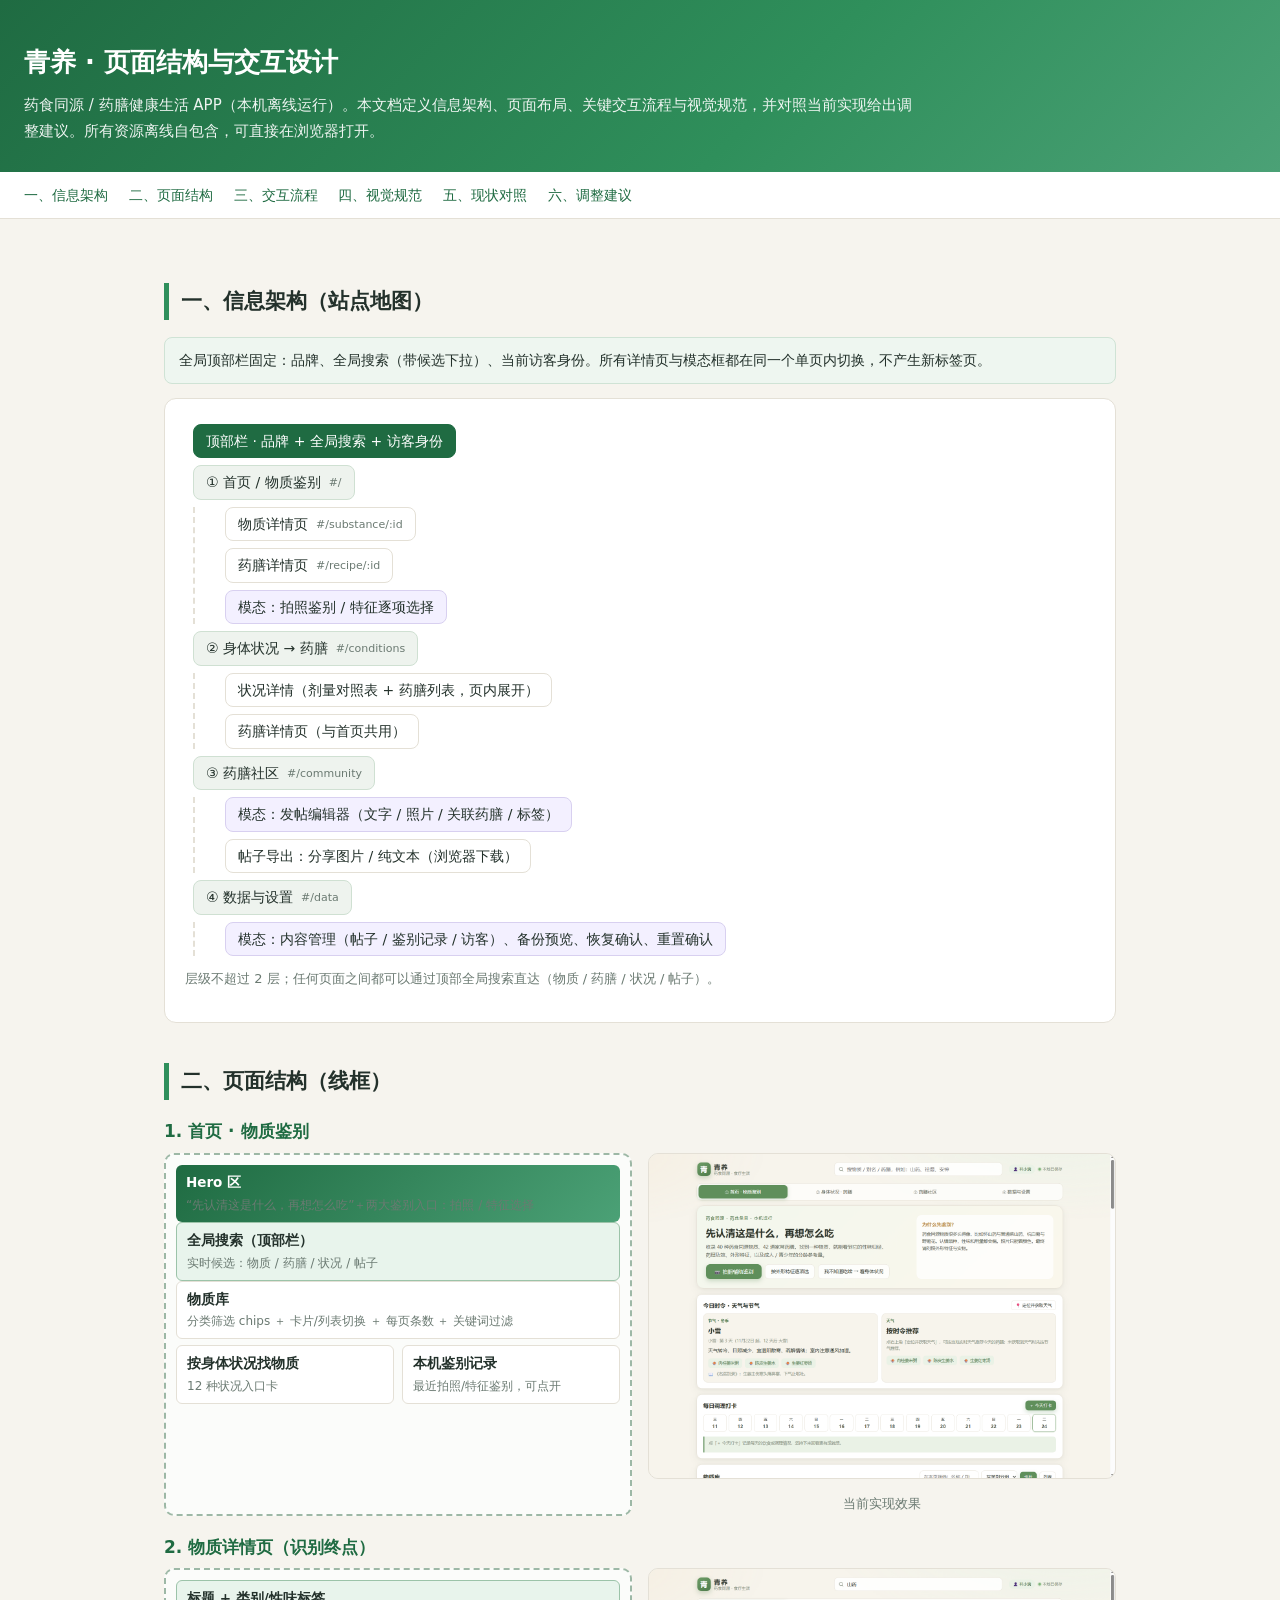
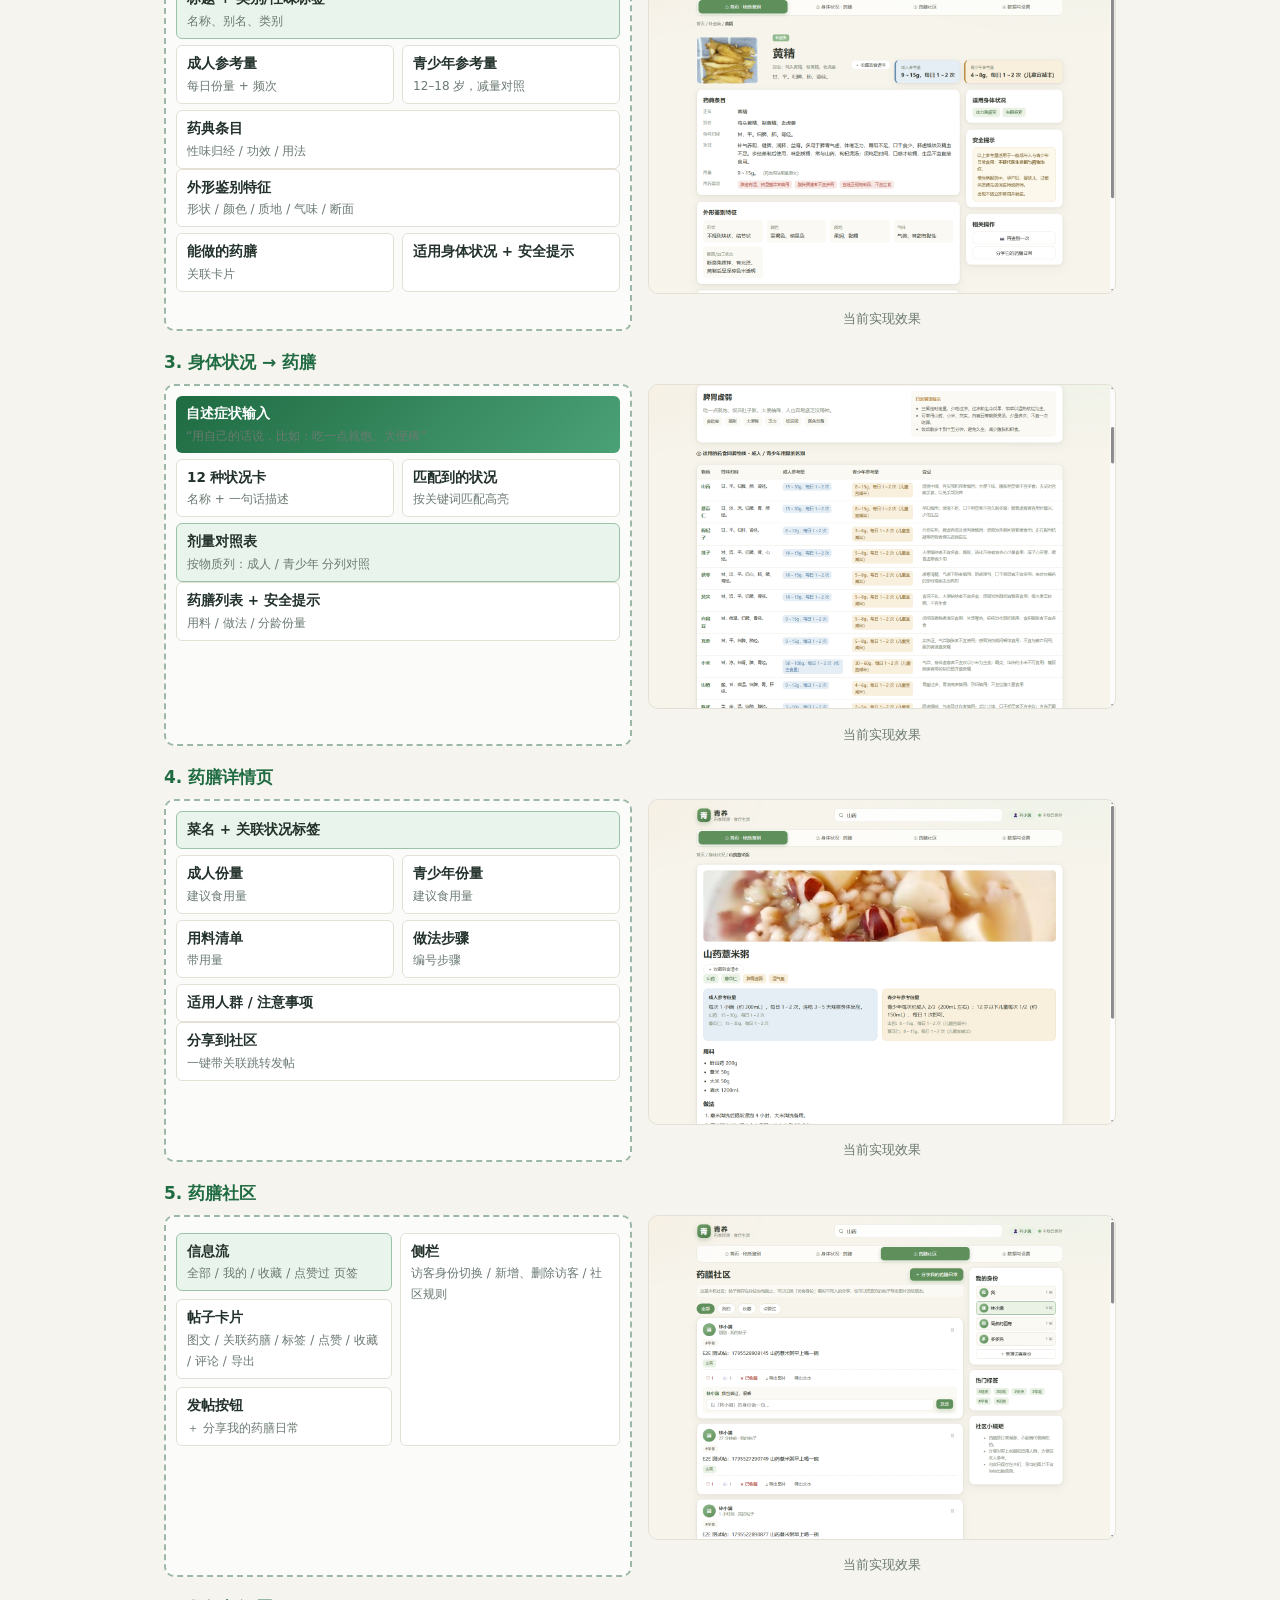
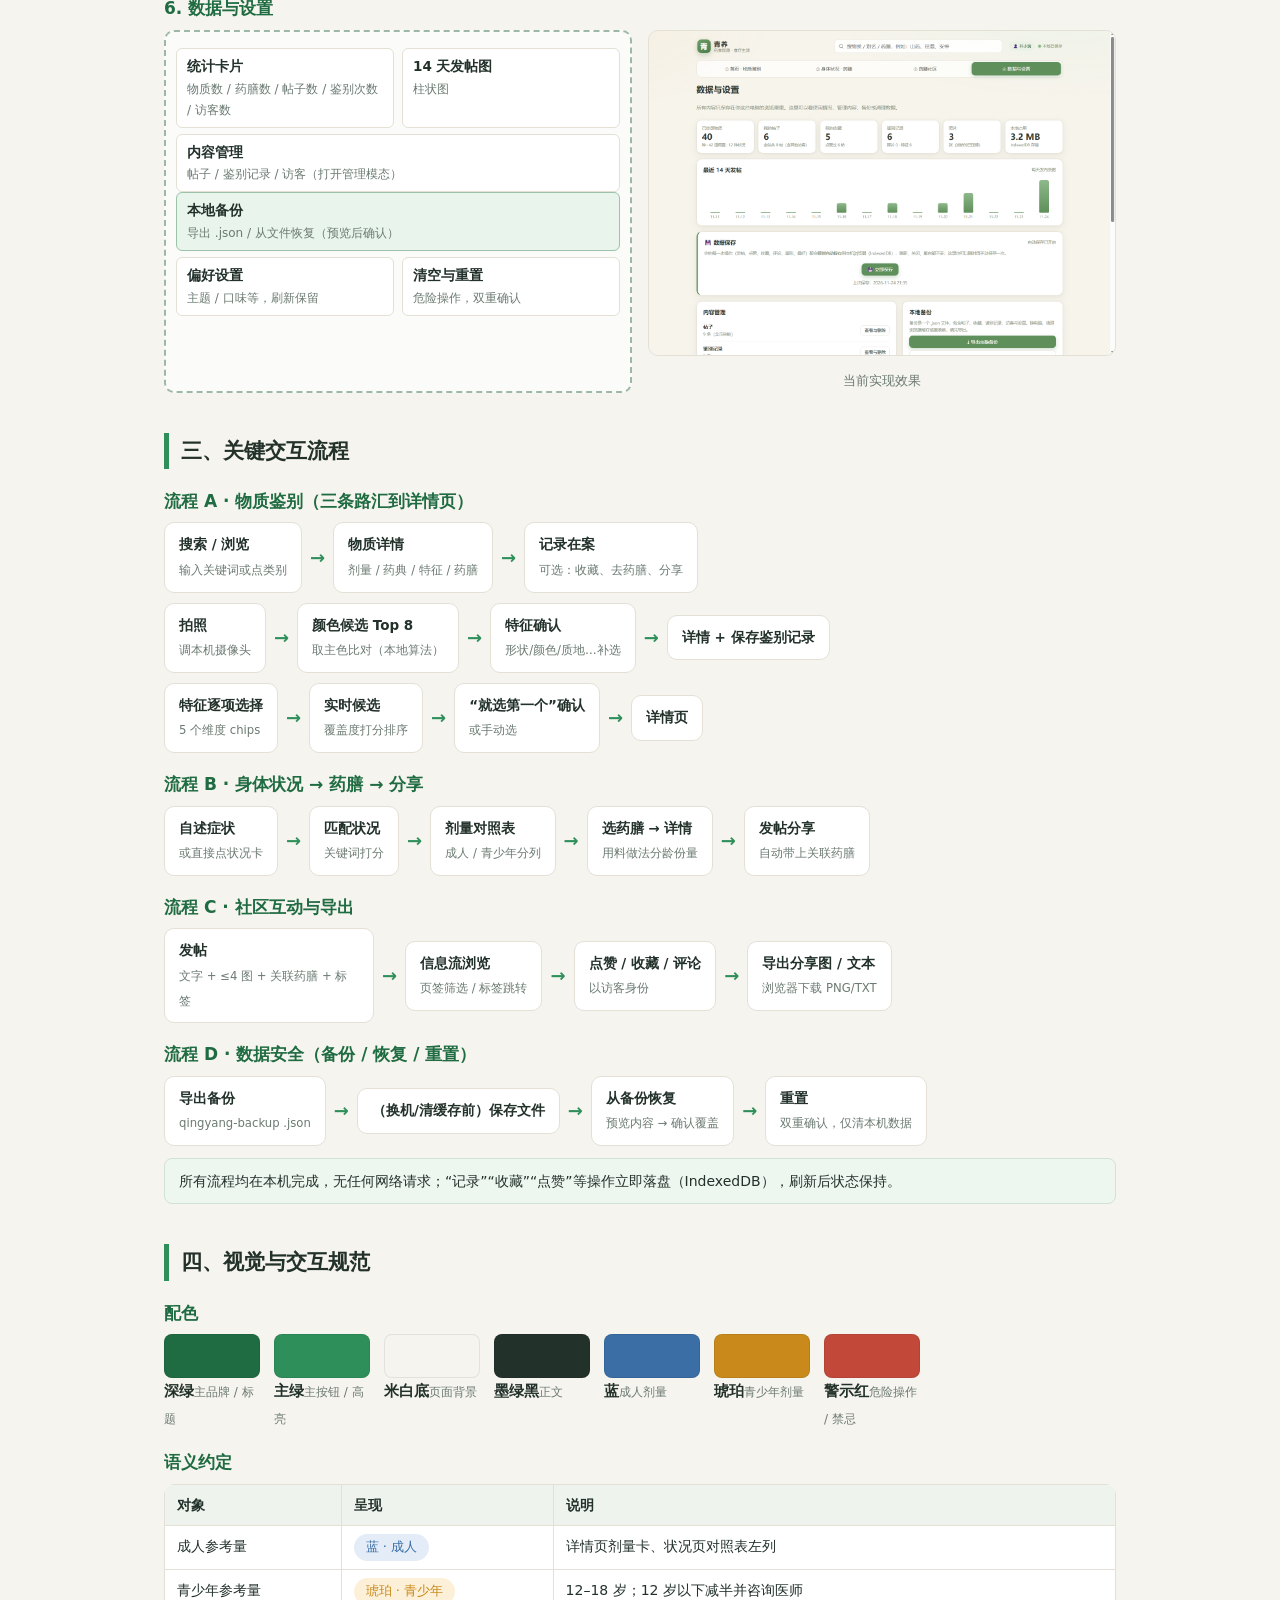
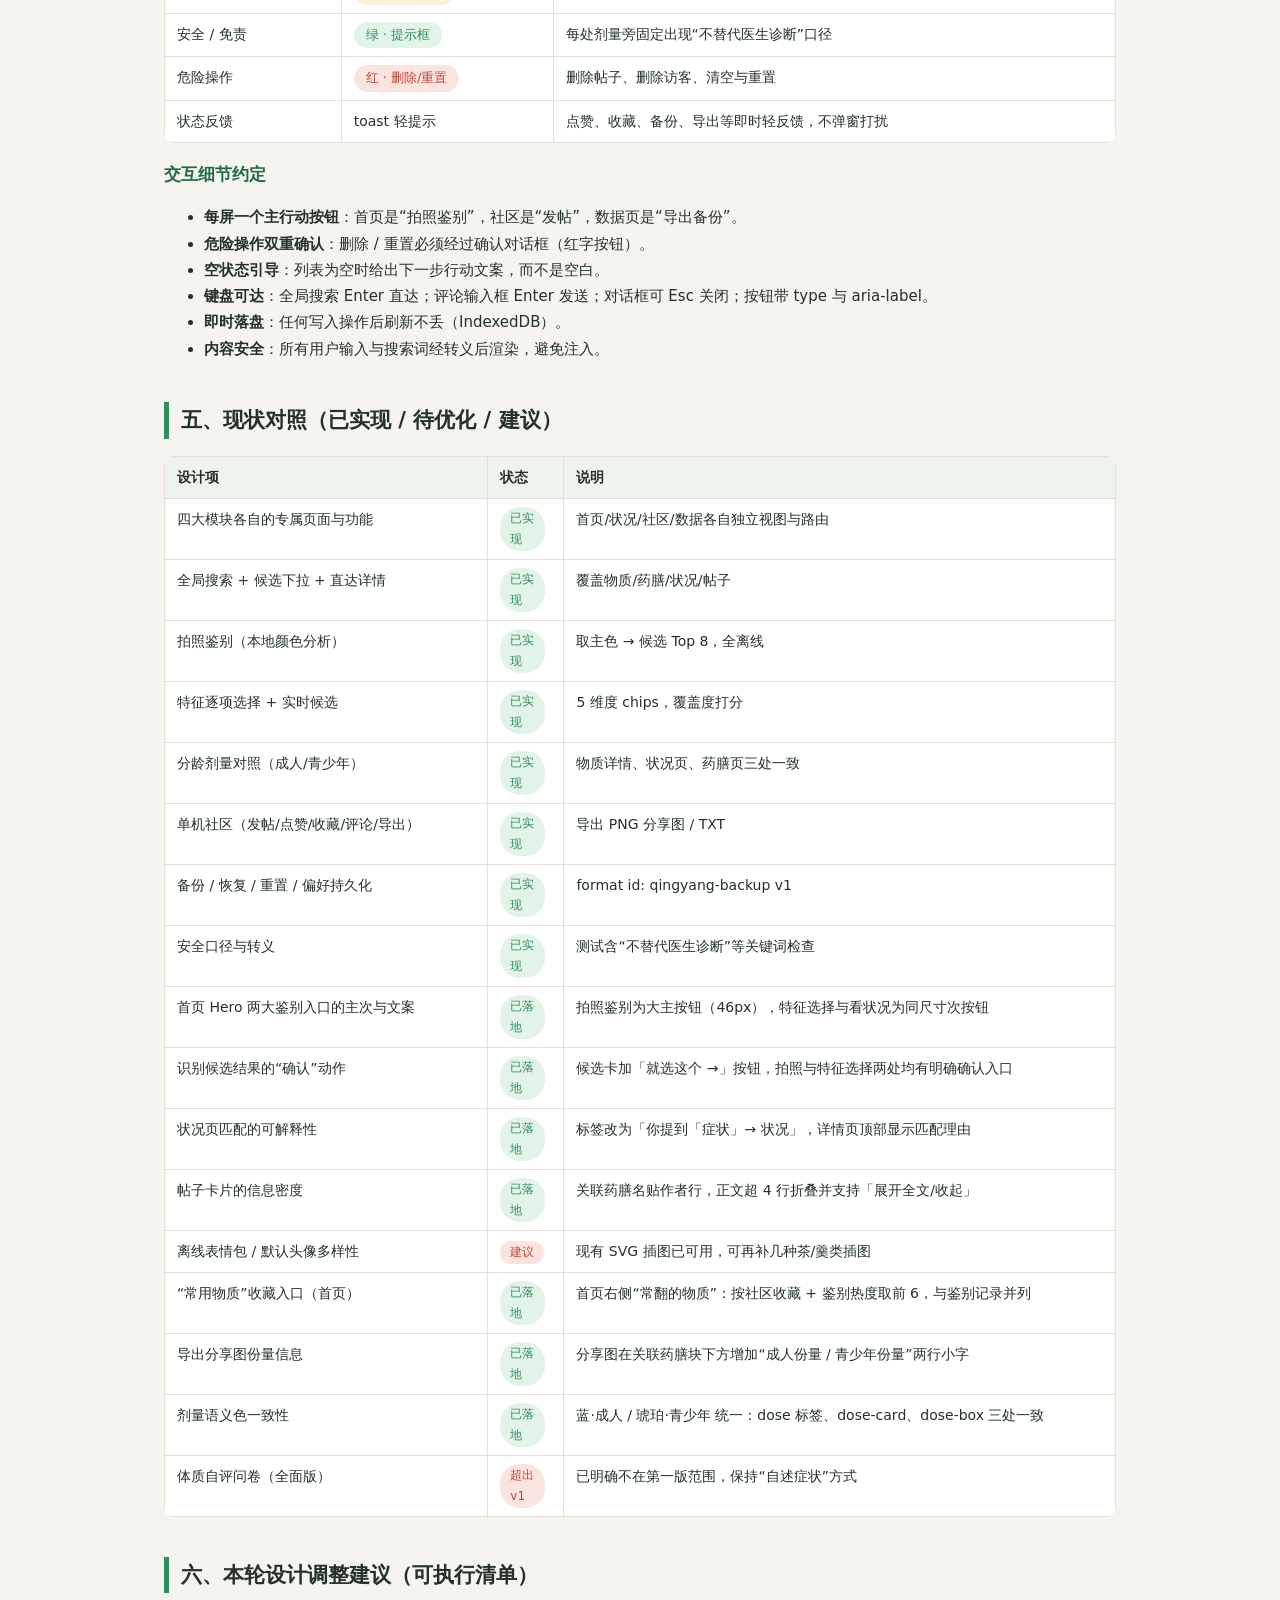
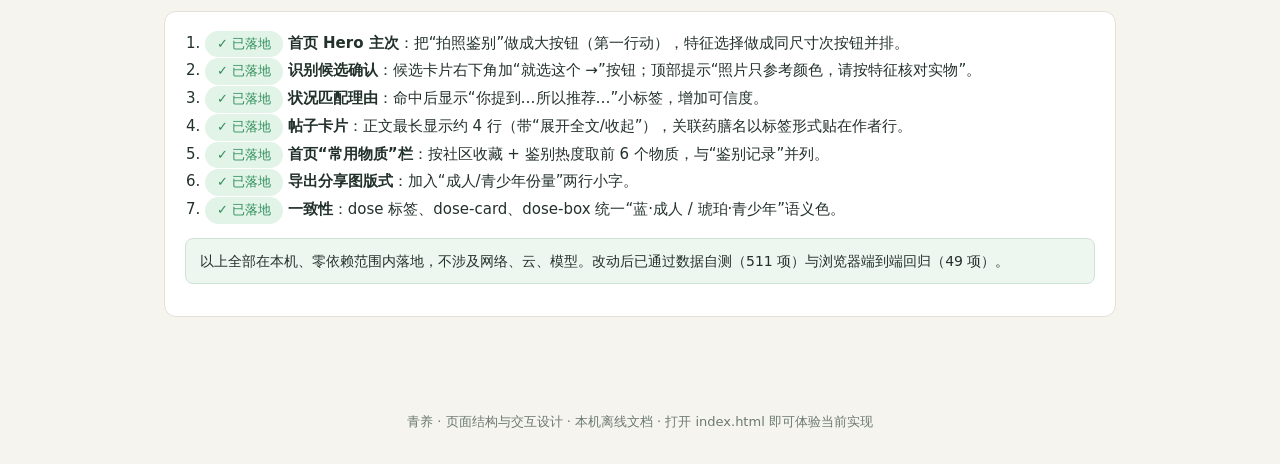
<file: docs/design.html>
<!DOCTYPE html>
<html lang="zh-CN">
<head>
<meta charset="UTF-8" />
<meta name="viewport" content="width=device-width, initial-scale=1" />
<title>青养 · 页面结构与交互设计</title>
<style>
  :root {
    --green: #2f8f5b; --green-deep: #1f6b42; --bg: #f6f4ee; --card: #ffffff;
    --ink: #23312b; --muted: #6b7a72; --line: #e4e0d6;
    --blue: #3a6ea5; --amber: #c98a1b; --red: #c2493a;
    --ok: #2f8f5b; --warn: #c98a1b; --todo: #c2493a;
  }
  * { box-sizing: border-box; }
  body { margin: 0; background: var(--bg); color: var(--ink); font: 15px/1.75 "Microsoft YaHei", "PingFang SC", system-ui, sans-serif; }
  header.hero { background: linear-gradient(135deg, #1f6b42 0%, #2f8f5b 60%, #4ba176 100%); color: #fff; padding: 40px 24px 28px; }
  header.hero h1 { margin: 0 0 6px; font-size: 26px; }
  header.hero p { margin: 0; opacity: .92; max-width: 900px; }
  nav.toc { background: var(--card); border-bottom: 1px solid var(--line); padding: 10px 24px; position: sticky; top: 0; z-index: 5; }
  nav.toc a { color: var(--green-deep); text-decoration: none; margin-right: 16px; font-size: 14px; }
  nav.toc a:hover { text-decoration: underline; }
  main { max-width: 1000px; margin: 0 auto; padding: 24px; }
  section { margin: 40px 0; }
  h2.sec { font-size: 21px; border-left: 5px solid var(--green); padding-left: 12px; margin-top: 0; }
  h3 { font-size: 17px; color: var(--green-deep); margin-bottom: 6px; }
  .note { background: #eef6f0; border: 1px solid #cfe3d5; border-radius: 8px; padding: 10px 14px; font-size: 14px; }
  .card { background: var(--card); border: 1px solid var(--line); border-radius: 12px; padding: 18px 20px; margin: 14px 0; }
  .grid2 { display: grid; grid-template-columns: 1fr 1fr; gap: 16px; }
  @media (max-width: 760px) { .grid2 { grid-template-columns: 1fr; } }
  table { width: 100%; border-collapse: collapse; background: var(--card); border-radius: 10px; overflow: hidden; }
  th, td { border: 1px solid var(--line); padding: 8px 12px; text-align: left; font-size: 14px; vertical-align: top; }
  th { background: #eef3ee; }
  .tag { display: inline-block; font-size: 12px; border-radius: 20px; padding: 1px 10px; margin-right: 6px; }
  .tag.ok { background: #e2f3e8; color: var(--ok); }
  .tag.warn { background: #fdf0d8; color: var(--warn); }
  .tag.todo { background: #fbe3df; color: var(--todo); }
  /* 站点地图 */
  .ia { font-size: 14px; }
  .ia ul { list-style: none; margin: 0; padding-left: 22px; border-left: 2px dashed var(--line); }
  .ia > ul { border-left: none; padding-left: 0; }
  .ia li { position: relative; margin: 7px 0; padding-left: 8px; }
  .ia .node { display: inline-flex; align-items: center; gap: 8px; background: var(--card); border: 1px solid var(--line); border-radius: 8px; padding: 4px 12px; }
  .ia .node.root { background: var(--green-deep); color: #fff; border-color: var(--green-deep); }
  .ia .node.mod { background: #eef3ee; border-color: #cfe0d2; }
  .ia .node.page { background: #fff; }
  .ia .node.modal { background: #f3f0ff; border-color: #d8d0f0; }
  .ia .badge { font-size: 11px; color: var(--muted); }
  /* 线框 */
  .wire { border: 2px dashed #9db8a6; border-radius: 10px; padding: 10px; background: #fbfcfa; }
  .wire .row { display: flex; gap: 8px; margin: 6px 0; }
  .wire .col { display: flex; flex-direction: column; gap: 8px; }
  .blk { border: 1px solid var(--line); border-radius: 6px; background: #fff; padding: 6px 10px; font-size: 13px; flex: 1; }
  .blk.hl { background: #e8f4ec; border-color: #9cc3a9; }
  .blk.hero { background: linear-gradient(135deg,#1f6b42,#4ba176); color: #fff; border: none; }
  .blk.side { flex: 0 0 220px; }
  .blk small { display: block; color: var(--muted); font-size: 12px; }
  .blk b { font-size: 13.5px; }
  /* 流程图 */
  .flow { display: flex; flex-wrap: wrap; align-items: center; gap: 8px; font-size: 14px; }
  .step { background: var(--card); border: 1px solid var(--line); border-radius: 10px; padding: 10px 14px; max-width: 210px; }
  .step b { display: block; font-size: 13.5px; }
  .step small { color: var(--muted); }
  .arrow { color: var(--green); font-weight: bold; font-size: 18px; }
  /* 色板 */
  .swatches { display: flex; flex-wrap: wrap; gap: 14px; }
  .sw { width: 96px; }
  .sw .chip { height: 44px; border-radius: 8px; box-shadow: inset 0 0 0 1px rgba(0,0,0,.08); }
  .sw small { font-size: 12px; color: var(--muted); }
  .shot { max-width: 100%; border: 1px solid var(--line); border-radius: 10px; }
  .shot-wrap { text-align: center; }
  .shot-wrap figcaption { font-size: 13px; color: var(--muted); margin-top: 6px; }
  .pill { display: inline-block; border-radius: 20px; padding: 2px 12px; font-size: 13px; }
  .pill.b { background: #e3ecf7; color: var(--blue); }
  .pill.a { background: #fdf0d8; color: var(--amber); }
  .pill.r { background: #fbe3df; color: var(--red); }
  .pill.g { background: #e2f3e8; color: var(--ok); }
  footer { text-align: center; color: var(--muted); font-size: 13px; padding: 30px; }
</style>
</head>
<body>

<header class="hero">
  <h1>青养 · 页面结构与交互设计</h1>
  <p>药食同源 / 药膳健康生活 APP（本机离线运行）。本文档定义信息架构、页面布局、关键交互流程与视觉规范，并对照当前实现给出调整建议。所有资源离线自包含，可直接在浏览器打开。</p>
</header>

<nav class="toc">
  <a href="#ia">一、信息架构</a>
  <a href="#pages">二、页面结构</a>
  <a href="#flows">三、交互流程</a>
  <a href="#visual">四、视觉规范</a>
  <a href="#audit">五、现状对照</a>
  <a href="#next">六、调整建议</a>
</nav>

<main>

<!-- ================= 一、信息架构 ================= -->
<section id="ia">
  <h2 class="sec">一、信息架构（站点地图）</h2>
  <p class="note">全局顶部栏固定：品牌、全局搜索（带候选下拉）、当前访客身份。所有详情页与模态框都在同一个单页内切换，不产生新标签页。</p>
  <div class="card ia">
    <ul>
      <li><span class="node root">顶部栏 · 品牌 + 全局搜索 + 访客身份</span></li>
      <li><span class="node mod">① 首页 / 物质鉴别 <span class="badge">#/</span></span>
        <ul>
          <li><span class="node page">物质详情页 <span class="badge">#/substance/:id</span></span></li>
          <li><span class="node page">药膳详情页 <span class="badge">#/recipe/:id</span></span></li>
          <li><span class="node modal">模态：拍照鉴别 / 特征逐项选择</span></li>
        </ul>
      </li>
      <li><span class="node mod">② 身体状况 → 药膳 <span class="badge">#/conditions</span></span>
        <ul>
          <li><span class="node page">状况详情（剂量对照表 + 药膳列表，页内展开）</span></li>
          <li><span class="node page">药膳详情页（与首页共用）</span></li>
        </ul>
      </li>
      <li><span class="node mod">③ 药膳社区 <span class="badge">#/community</span></span>
        <ul>
          <li><span class="node modal">模态：发帖编辑器（文字 / 照片 / 关联药膳 / 标签）</span></li>
          <li><span class="node page">帖子导出：分享图片 / 纯文本（浏览器下载）</span></li>
        </ul>
      </li>
      <li><span class="node mod">④ 数据与设置 <span class="badge">#/data</span></span>
        <ul>
          <li><span class="node modal">模态：内容管理（帖子 / 鉴别记录 / 访客）、备份预览、恢复确认、重置确认</span></li>
        </ul>
      </li>
    </ul>
    <p style="margin-top:12px;font-size:13px;color:var(--muted)">层级不超过 2 层；任何页面之间都可以通过顶部全局搜索直达（物质 / 药膳 / 状况 / 帖子）。</p>
  </div>
</section>

<!-- ================= 二、页面结构 ================= -->
<section id="pages">
  <h2 class="sec">二、页面结构（线框）</h2>

  <h3>1. 首页 · 物质鉴别</h3>
  <div class="grid2">
    <div class="wire">
      <div class="blk hero"><b>Hero 区</b><small>“先认清这是什么，再想怎么吃”＋两大鉴别入口：拍照 / 特征选择</small></div>
      <div class="blk hl"><b>全局搜索（顶部栏）</b><small>实时候选：物质 / 药膳 / 状况 / 帖子</small></div>
      <div class="blk"><b>物质库</b><small>分类筛选 chips ＋ 卡片/列表切换 ＋ 每页条数 ＋ 关键词过滤</small></div>
      <div class="row">
        <div class="blk"><b>按身体状况找物质</b><small>12 种状况入口卡</small></div>
        <div class="blk"><b>本机鉴别记录</b><small>最近拍照/特征鉴别，可点开</small></div>
      </div>
    </div>
    <div class="shot-wrap">
      <img class="shot" src="../scripts/e2e/01-home.png" alt="首页截图" />
      <figcaption>当前实现效果</figcaption>
    </div>
  </div>

  <h3>2. 物质详情页（识别终点）</h3>
  <div class="grid2">
    <div class="wire">
      <div class="blk hl"><b>标题 + 类别/性味标签</b><small>名称、别名、类别</small></div>
      <div class="row">
        <div class="blk"><b>成人参考量</b><small>每日份量 + 频次</small></div>
        <div class="blk"><b>青少年参考量</b><small>12–18 岁，减量对照</small></div>
      </div>
      <div class="blk"><b>药典条目</b><small>性味归经 / 功效 / 用法</small></div>
      <div class="blk"><b>外形鉴别特征</b><small>形状 / 颜色 / 质地 / 气味 / 断面</small></div>
      <div class="row">
        <div class="blk"><b>能做的药膳</b><small>关联卡片</small></div>
        <div class="blk"><b>适用身体状况 + 安全提示</b></div>
      </div>
    </div>
    <div class="shot-wrap">
      <img class="shot" src="../scripts/e2e/03-substance.png" alt="物质详情截图" />
      <figcaption>当前实现效果</figcaption>
    </div>
  </div>

  <h3>3. 身体状况 → 药膳</h3>
  <div class="grid2">
    <div class="wire">
      <div class="blk hero"><b>自述症状输入</b><small>“用自己的话说，比如：吃一点就饱、大便稀”</small></div>
      <div class="row">
        <div class="blk"><b>12 种状况卡</b><small>名称 + 一句话描述</small></div>
        <div class="blk"><b>匹配到的状况</b><small>按关键词匹配高亮</small></div>
      </div>
      <div class="blk hl"><b>剂量对照表</b><small>按物质列：成人 / 青少年 分列对照</small></div>
      <div class="blk"><b>药膳列表 + 安全提示</b><small>用料 / 做法 / 分龄份量</small></div>
    </div>
    <div class="shot-wrap">
      <img class="shot" src="../scripts/e2e/04-conditions.png" alt="身体状况截图" />
      <figcaption>当前实现效果</figcaption>
    </div>
  </div>

  <h3>4. 药膳详情页</h3>
  <div class="grid2">
    <div class="wire">
      <div class="blk hl"><b>菜名 + 关联状况标签</b></div>
      <div class="row">
        <div class="blk"><b>成人份量</b><small>建议食用量</small></div>
        <div class="blk"><b>青少年份量</b><small>建议食用量</small></div>
      </div>
      <div class="row">
        <div class="blk"><b>用料清单</b><small>带用量</small></div>
        <div class="blk"><b>做法步骤</b><small>编号步骤</small></div>
      </div>
      <div class="blk"><b>适用人群 / 注意事项</b></div>
      <div class="blk"><b>分享到社区</b><small>一键带关联跳转发帖</small></div>
    </div>
    <div class="shot-wrap">
      <img class="shot" src="../scripts/e2e/06-recipe.png" alt="药膳详情截图" />
      <figcaption>当前实现效果</figcaption>
    </div>
  </div>

  <h3>5. 药膳社区</h3>
  <div class="grid2">
    <div class="wire">
      <div class="row">
        <div class="col" style="flex:1">
          <div class="blk hl"><b>信息流</b><small>全部 / 我的 / 收藏 / 点赞过 页签</small></div>
          <div class="blk"><b>帖子卡片</b><small>图文 / 关联药膳 / 标签 / 点赞 / 收藏 / 评论 / 导出</small></div>
          <div class="blk"><b>发帖按钮</b><small>＋ 分享我的药膳日常</small></div>
        </div>
        <div class="blk side"><b>侧栏</b><small>访客身份切换 / 新增、删除访客 / 社区规则</small></div>
      </div>
    </div>
    <div class="shot-wrap">
      <img class="shot" src="../scripts/e2e/08-community.png" alt="社区截图" />
      <figcaption>当前实现效果</figcaption>
    </div>
  </div>

  <h3>6. 数据与设置</h3>
  <div class="grid2">
    <div class="wire">
      <div class="row">
        <div class="blk"><b>统计卡片</b><small>物质数 / 药膳数 / 帖子数 / 鉴别次数 / 访客数</small></div>
        <div class="blk"><b>14 天发帖图</b><small>柱状图</small></div>
      </div>
      <div class="blk"><b>内容管理</b><small>帖子 / 鉴别记录 / 访客（打开管理模态）</small></div>
      <div class="blk hl"><b>本地备份</b><small>导出 .json / 从文件恢复（预览后确认）</small></div>
      <div class="row">
        <div class="blk"><b>偏好设置</b><small>主题 / 口味等，刷新保留</small></div>
        <div class="blk"><b>清空与重置</b><small>危险操作，双重确认</small></div>
      </div>
    </div>
    <div class="shot-wrap">
      <img class="shot" src="../scripts/e2e/11-data.png" alt="数据页截图" />
      <figcaption>当前实现效果</figcaption>
    </div>
  </div>
</section>

<!-- ================= 三、交互流程 ================= -->
<section id="flows">
  <h2 class="sec">三、关键交互流程</h2>

  <h3>流程 A · 物质鉴别（三条路汇到详情页）</h3>
  <div class="flow">
    <div class="step"><b>搜索 / 浏览</b><small>输入关键词或点类别</small></div>
    <span class="arrow">→</span>
    <div class="step"><b>物质详情</b><small>剂量 / 药典 / 特征 / 药膳</small></div>
    <span class="arrow">→</span>
    <div class="step"><b>记录在案</b><small>可选：收藏、去药膳、分享</small></div>
  </div>
  <div class="flow" style="margin-top:10px">
    <div class="step"><b>拍照</b><small>调本机摄像头</small></div>
    <span class="arrow">→</span>
    <div class="step"><b>颜色候选 Top 8</b><small>取主色比对（本地算法）</small></div>
    <span class="arrow">→</span>
    <div class="step"><b>特征确认</b><small>形状/颜色/质地…补选</small></div>
    <span class="arrow">→</span>
    <div class="step"><b>详情 + 保存鉴别记录</b></div>
  </div>
  <div class="flow" style="margin-top:10px">
    <div class="step"><b>特征逐项选择</b><small>5 个维度 chips</small></div>
    <span class="arrow">→</span>
    <div class="step"><b>实时候选</b><small>覆盖度打分排序</small></div>
    <span class="arrow">→</span>
    <div class="step"><b>“就选第一个”确认</b><small>或手动选</small></div>
    <span class="arrow">→</span>
    <div class="step"><b>详情页</b></div>
  </div>

  <h3>流程 B · 身体状况 → 药膳 → 分享</h3>
  <div class="flow">
    <div class="step"><b>自述症状</b><small>或直接点状况卡</small></div>
    <span class="arrow">→</span>
    <div class="step"><b>匹配状况</b><small>关键词打分</small></div>
    <span class="arrow">→</span>
    <div class="step"><b>剂量对照表</b><small>成人 / 青少年分列</small></div>
    <span class="arrow">→</span>
    <div class="step"><b>选药膳 → 详情</b><small>用料做法分龄份量</small></div>
    <span class="arrow">→</span>
    <div class="step"><b>发帖分享</b><small>自动带上关联药膳</small></div>
  </div>

  <h3>流程 C · 社区互动与导出</h3>
  <div class="flow">
    <div class="step"><b>发帖</b><small>文字 + ≤4 图 + 关联药膳 + 标签</small></div>
    <span class="arrow">→</span>
    <div class="step"><b>信息流浏览</b><small>页签筛选 / 标签跳转</small></div>
    <span class="arrow">→</span>
    <div class="step"><b>点赞 / 收藏 / 评论</b><small>以访客身份</small></div>
    <span class="arrow">→</span>
    <div class="step"><b>导出分享图 / 文本</b><small>浏览器下载 PNG/TXT</small></div>
  </div>

  <h3>流程 D · 数据安全（备份 / 恢复 / 重置）</h3>
  <div class="flow">
    <div class="step"><b>导出备份</b><small>qingyang-backup .json</small></div>
    <span class="arrow">→</span>
    <div class="step"><b>（换机/清缓存前）保存文件</b></div>
    <span class="arrow">→</span>
    <div class="step"><b>从备份恢复</b><small>预览内容 → 确认覆盖</small></div>
    <span class="arrow">→</span>
    <div class="step"><b>重置</b><small>双重确认，仅清本机数据</small></div>
  </div>
  <p class="note" style="margin-top:12px">所有流程均在本机完成，无任何网络请求；“记录”“收藏”“点赞”等操作立即落盘（IndexedDB），刷新后状态保持。</p>
</section>

<!-- ================= 四、视觉规范 ================= -->
<section id="visual">
  <h2 class="sec">四、视觉与交互规范</h2>

  <h3>配色</h3>
  <div class="swatches">
    <div class="sw"><div class="chip" style="background:#1f6b42"></div><b>深绿</b><small>主品牌 / 标题</small></div>
    <div class="sw"><div class="chip" style="background:#2f8f5b"></div><b>主绿</b><small>主按钮 / 高亮</small></div>
    <div class="sw"><div class="chip" style="background:#f6f4ee"></div><b>米白底</b><small>页面背景</small></div>
    <div class="sw"><div class="chip" style="background:#23312b"></div><b>墨绿黑</b><small>正文</small></div>
    <div class="sw"><div class="chip" style="background:#3a6ea5"></div><b>蓝</b><small>成人剂量</small></div>
    <div class="sw"><div class="chip" style="background:#c98a1b"></div><b>琥珀</b><small>青少年剂量</small></div>
    <div class="sw"><div class="chip" style="background:#c2493a"></div><b>警示红</b><small>危险操作 / 禁忌</small></div>
  </div>

  <h3>语义约定</h3>
  <table>
    <tr><th>对象</th><th>呈现</th><th>说明</th></tr>
    <tr><td>成人参考量</td><td><span class="pill b">蓝 · 成人</span></td><td>详情页剂量卡、状况页对照表左列</td></tr>
    <tr><td>青少年参考量</td><td><span class="pill a">琥珀 · 青少年</span></td><td>12–18 岁；12 岁以下减半并咨询医师</td></tr>
    <tr><td>安全 / 免责</td><td><span class="pill g">绿 · 提示框</span></td><td>每处剂量旁固定出现“不替代医生诊断”口径</td></tr>
    <tr><td>危险操作</td><td><span class="pill r">红 · 删除/重置</span></td><td>删除帖子、删除访客、清空与重置</td></tr>
    <tr><td>状态反馈</td><td>toast 轻提示</td><td>点赞、收藏、备份、导出等即时轻反馈，不弹窗打扰</td></tr>
  </table>

  <h3>交互细节约定</h3>
  <ul>
    <li><b>每屏一个主行动按钮</b>：首页是“拍照鉴别”，社区是“发帖”，数据页是“导出备份”。</li>
    <li><b>危险操作双重确认</b>：删除 / 重置必须经过确认对话框（红字按钮）。</li>
    <li><b>空状态引导</b>：列表为空时给出下一步行动文案，而不是空白。</li>
    <li><b>键盘可达</b>：全局搜索 Enter 直达；评论输入框 Enter 发送；对话框可 Esc 关闭；按钮带 type 与 aria-label。</li>
    <li><b>即时落盘</b>：任何写入操作后刷新不丢（IndexedDB）。</li>
    <li><b>内容安全</b>：所有用户输入与搜索词经转义后渲染，避免注入。</li>
  </ul>
</section>

<!-- ================= 五、现状对照 ================= -->
<section id="audit">
  <h2 class="sec">五、现状对照（已实现 / 待优化 / 建议）</h2>
  <table>
    <tr><th style="width:34%">设计项</th><th style="width:8%">状态</th><th>说明</th></tr>
    <tr><td>四大模块各自的专属页面与功能</td><td><span class="tag ok">已实现</span></td><td>首页/状况/社区/数据各自独立视图与路由</td></tr>
    <tr><td>全局搜索 + 候选下拉 + 直达详情</td><td><span class="tag ok">已实现</span></td><td>覆盖物质/药膳/状况/帖子</td></tr>
    <tr><td>拍照鉴别（本地颜色分析）</td><td><span class="tag ok">已实现</span></td><td>取主色 → 候选 Top 8，全离线</td></tr>
    <tr><td>特征逐项选择 + 实时候选</td><td><span class="tag ok">已实现</span></td><td>5 维度 chips，覆盖度打分</td></tr>
    <tr><td>分龄剂量对照（成人/青少年）</td><td><span class="tag ok">已实现</span></td><td>物质详情、状况页、药膳页三处一致</td></tr>
    <tr><td>单机社区（发帖/点赞/收藏/评论/导出）</td><td><span class="tag ok">已实现</span></td><td>导出 PNG 分享图 / TXT</td></tr>
    <tr><td>备份 / 恢复 / 重置 / 偏好持久化</td><td><span class="tag ok">已实现</span></td><td>format id: qingyang-backup v1</td></tr>
    <tr><td>安全口径与转义</td><td><span class="tag ok">已实现</span></td><td>测试含“不替代医生诊断”等关键词检查</td></tr>
    <tr><td>首页 Hero 两大鉴别入口的主次与文案</td><td><span class="tag ok">已落地</span></td><td>拍照鉴别为大主按钮（46px），特征选择与看状况为同尺寸次按钮</td></tr>
    <tr><td>识别候选结果的“确认”动作</td><td><span class="tag ok">已落地</span></td><td>候选卡加「就选这个 →」按钮，拍照与特征选择两处均有明确确认入口</td></tr>
    <tr><td>状况页匹配的可解释性</td><td><span class="tag ok">已落地</span></td><td>标签改为「你提到「症状」→ 状况」，详情页顶部显示匹配理由</td></tr>
    <tr><td>帖子卡片的信息密度</td><td><span class="tag ok">已落地</span></td><td>关联药膳名贴作者行，正文超 4 行折叠并支持「展开全文/收起」</td></tr>
    <tr><td>离线表情包 / 默认头像多样性</td><td><span class="tag todo">建议</span></td><td>现有 SVG 插图已可用，可再补几种茶/羹类插图</td></tr>
    <tr><td>“常用物质”收藏入口（首页）</td><td><span class="tag ok">已落地</span></td><td>首页右侧“常翻的物质”：按社区收藏 + 鉴别热度取前 6，与鉴别记录并列</td></tr>
    <tr><td>导出分享图份量信息</td><td><span class="tag ok">已落地</span></td><td>分享图在关联药膳块下方增加“成人份量 / 青少年份量”两行小字</td></tr>
    <tr><td>剂量语义色一致性</td><td><span class="tag ok">已落地</span></td><td>蓝·成人 / 琥珀·青少年 统一：dose 标签、dose-card、dose-box 三处一致</td></tr>
    <tr><td>体质自评问卷（全面版）</td><td><span class="tag todo">超出 v1</span></td><td>已明确不在第一版范围，保持“自述症状”方式</td></tr>
  </table>
</section>

<!-- ================= 六、调整建议 ================= -->
<section id="next">
  <h2 class="sec">六、本轮设计调整建议（可执行清单）</h2>
  <div class="card">
    <ol style="margin:0;padding-left:20px">
      <li><span class="pill g">✓ 已落地</span> <b>首页 Hero 主次</b>：把“拍照鉴别”做成大按钮（第一行动），特征选择做成同尺寸次按钮并排。</li>
      <li><span class="pill g">✓ 已落地</span> <b>识别候选确认</b>：候选卡片右下角加“就选这个 →”按钮；顶部提示“照片只参考颜色，请按特征核对实物”。</li>
      <li><span class="pill g">✓ 已落地</span> <b>状况匹配理由</b>：命中后显示“你提到…所以推荐…”小标签，增加可信度。</li>
      <li><span class="pill g">✓ 已落地</span> <b>帖子卡片</b>：正文最长显示约 4 行（带“展开全文/收起”），关联药膳名以标签形式贴在作者行。</li>
      <li><span class="pill g">✓ 已落地</span> <b>首页“常用物质”栏</b>：按社区收藏 + 鉴别热度取前 6 个物质，与“鉴别记录”并列。</li>
      <li><span class="pill g">✓ 已落地</span> <b>导出分享图版式</b>：加入“成人/青少年份量”两行小字。</li>
      <li><span class="pill g">✓ 已落地</span> <b>一致性</b>：dose 标签、dose-card、dose-box 统一“蓝·成人 / 琥珀·青少年”语义色。</li>
    </ol>
    <p class="note" style="margin-top:14px">以上全部在本机、零依赖范围内落地，不涉及网络、云、模型。改动后已通过数据自测（511 项）与浏览器端到端回归（49 项）。</p>
  </div>
</section>

</main>

<footer>青养 · 页面结构与交互设计 · 本机离线文档 · 打开 index.html 即可体验当前实现</footer>
</body>
</html>
</file>
